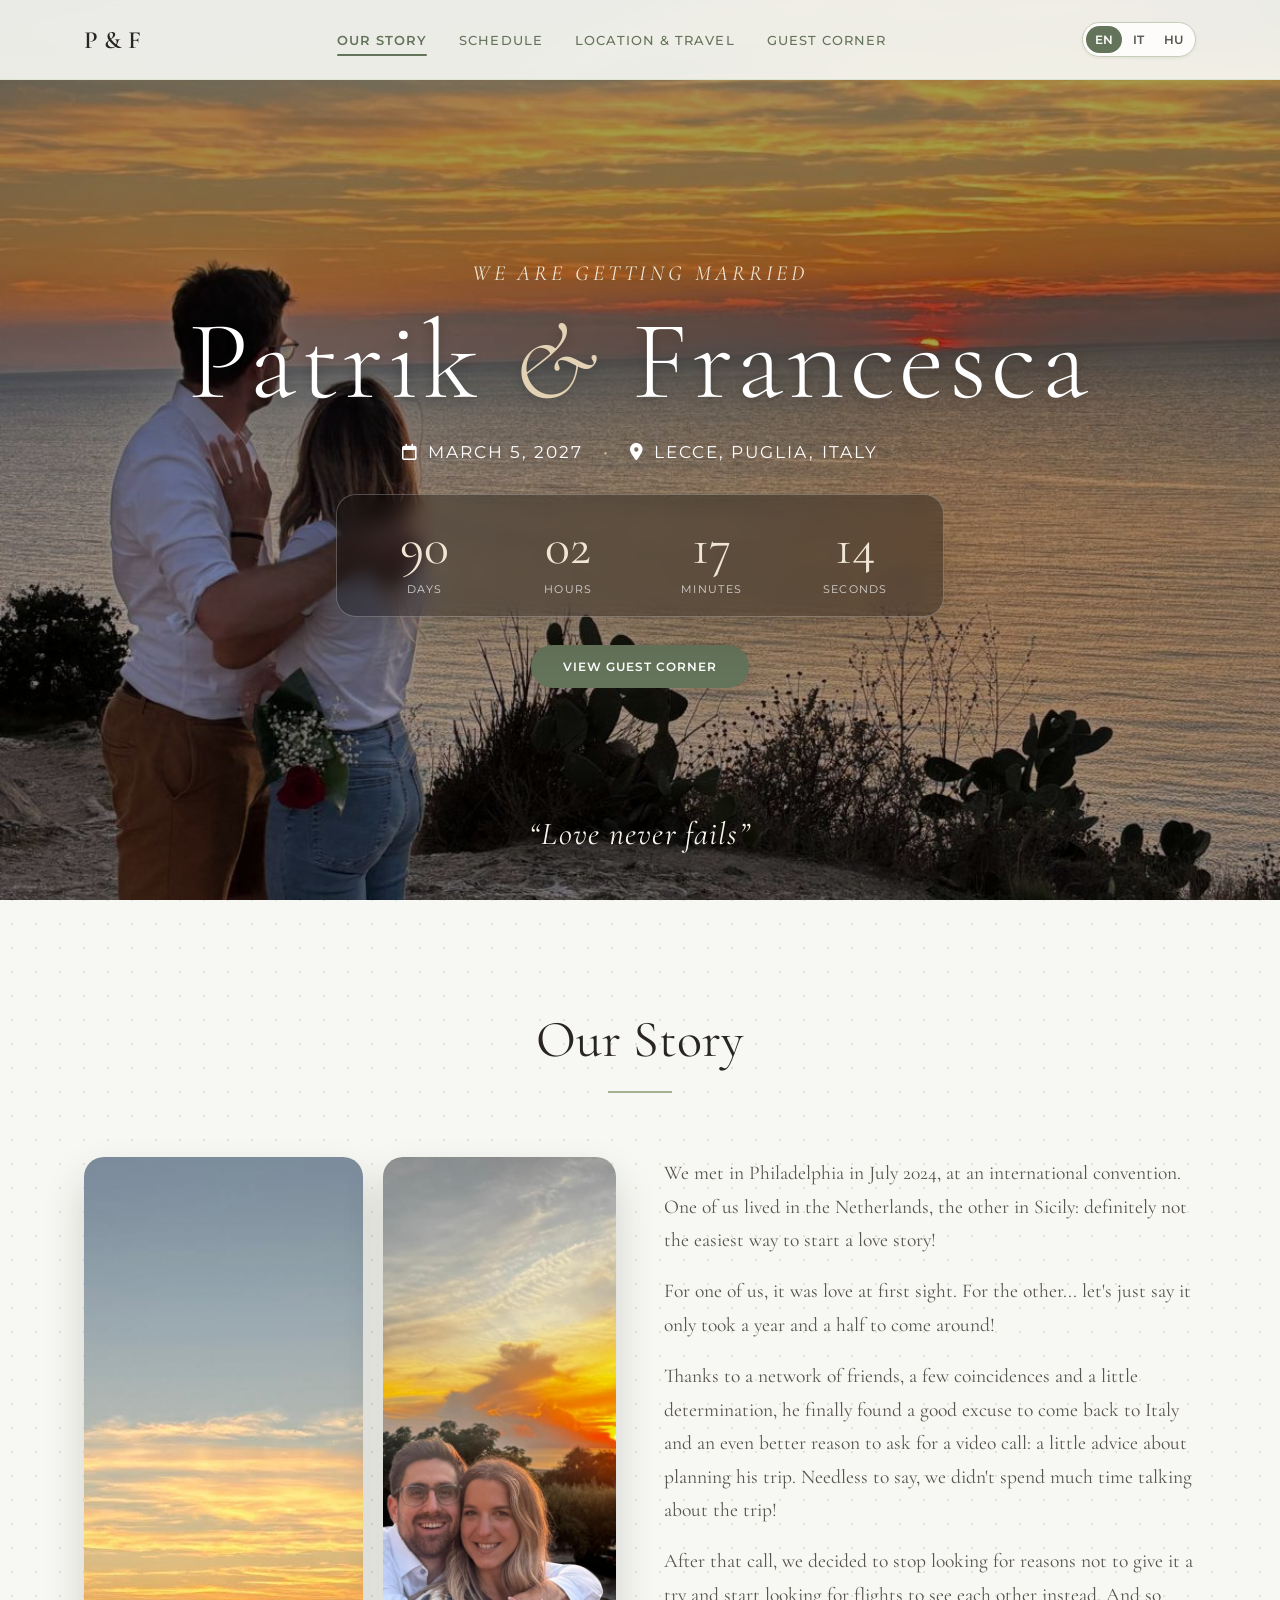
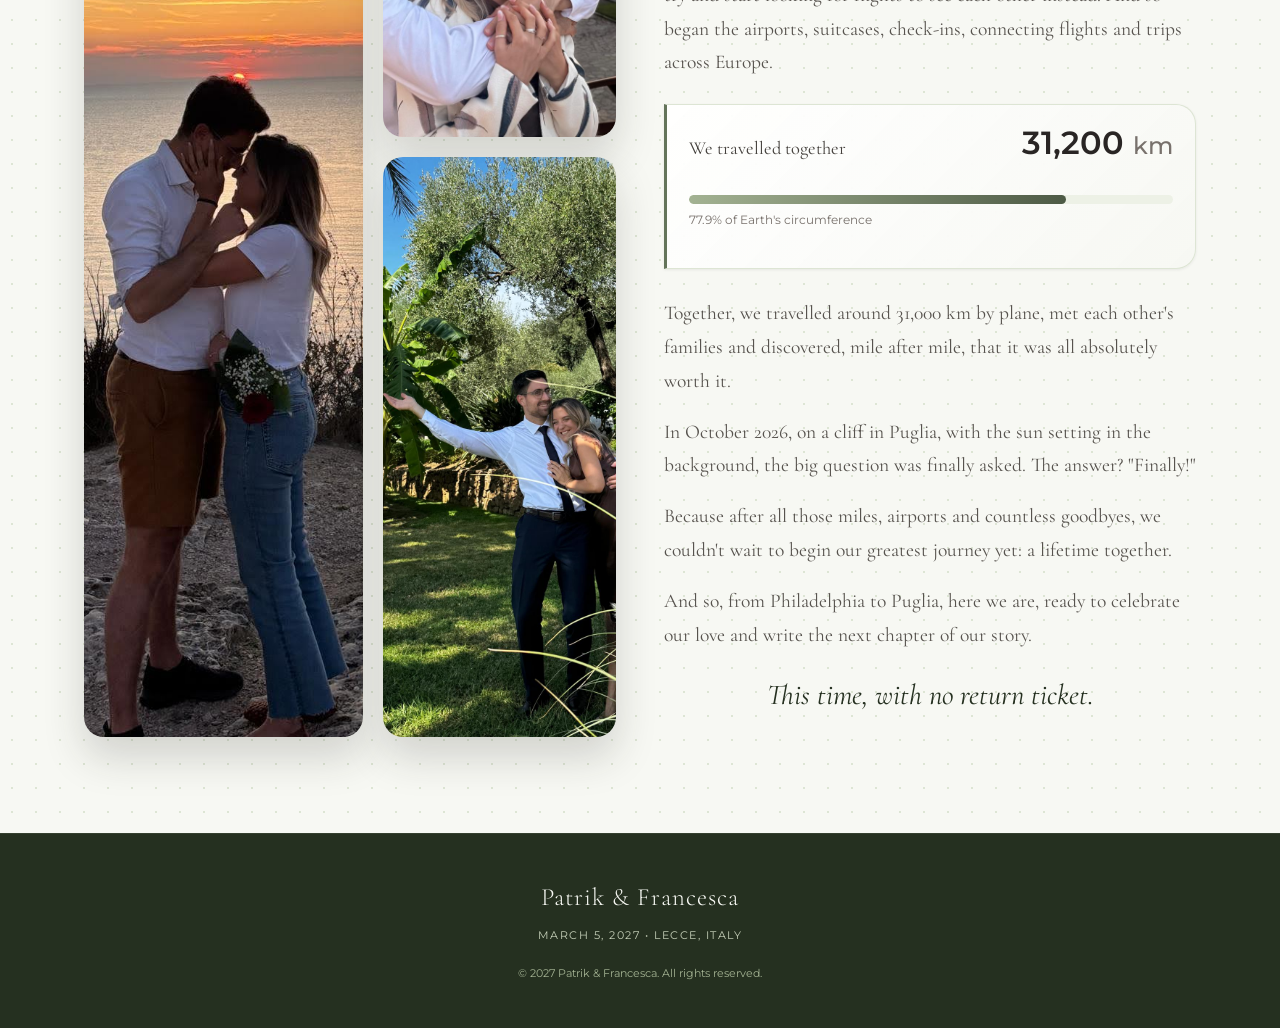
<file: index.html>
<!DOCTYPE html>
<html lang="en" class="scroll-smooth">
<head>
  <meta charset="UTF-8">
  <meta name="viewport" content="width=device-width, initial-scale=1.0">
  <title>Patrik &amp; Francesca | March 5, 2027 - Lecce, Italy</title>
  <link rel="preconnect" href="https://fonts.googleapis.com">
  <link rel="preconnect" href="https://fonts.gstatic.com" crossorigin>
  <link href="https://fonts.googleapis.com/css2?family=Cormorant+Garamond:ital,wght@0,300;0,400;0,600;1,400&family=Montserrat:wght@300;400;500;600&display=swap" rel="stylesheet">
  <link rel="stylesheet" href="https://cdnjs.cloudflare.com/ajax/libs/font-awesome/6.4.0/css/all.min.css">
  <link rel="stylesheet" href="css/main.css">
</head>
<body>
  <nav class="navbar" aria-label="Primary navigation">
    <div class="navbar__inner">
      <a class="navbar__brand" href="index.html" aria-label="Patrik and Francesca home">P &amp; F</a>
      <div class="navbar__desktop">
        <a class="nav__link" data-page="index.html" href="index.html#story" data-i18n="nav.story">Our Story</a>
        <a class="nav__link" data-page="program.html" href="program.html" data-i18n="nav.program">Schedule</a>
        <a class="nav__link" data-page="travel.html" href="travel.html" data-i18n="nav.travel">Location &amp; Travel</a>
        <a class="nav__link" data-page="guests.html" href="guests.html" data-i18n="nav.guests">Guest Corner</a>
      </div>
      <div class="navbar__actions">
        <div class="language-switcher" role="group" aria-label="Choose language">
          <button class="language-switcher__button" type="button" data-language="en" aria-label="English">EN</button>
          <button class="language-switcher__button" type="button" data-language="it" aria-label="Italian">IT</button>
          <button class="language-switcher__button" type="button" data-language="hu" aria-label="Hungarian">HU</button>
        </div>
        <button class="mobile-menu__button" type="button" aria-expanded="false" aria-label="Toggle menu"><i id="menu-icon" class="fa-solid fa-bars"></i></button>
      </div>
    </div>
    <div class="mobile-menu">
      <a class="mobile-menu__link" data-page="index.html" href="index.html#story" data-i18n="nav.story">Our Story</a>
      <a class="mobile-menu__link" data-page="program.html" href="program.html" data-i18n="nav.program">Schedule</a>
      <a class="mobile-menu__link" data-page="travel.html" href="travel.html" data-i18n="nav.travel">Location &amp; Travel</a>
      <a class="mobile-menu__link" data-page="guests.html" href="guests.html" data-i18n="nav.guests">Guest Corner</a>
    </div>
  </nav>

  <main>
    <section id="hero" class="hero">
      <div class="hero__content">
        <p class="hero__subtitle" data-i18n="hero.subtitle">We are getting married</p>
        <h1 class="hero__title">Patrik <span class="hero__ampersand">&amp;</span> Francesca</h1>
        <div class="hero__meta">
          <span class="hero__meta-item"><i class="fa-regular fa-calendar"></i><span data-i18n="hero.date">March 5, 2027</span></span>
          <span class="hero__meta-dot">•</span>
          <span class="hero__meta-item"><i class="fa-solid fa-location-dot"></i>Lecce, Puglia, Italy</span>
        </div>
        <div class="hero__countdown" aria-label="Countdown to the wedding">
          <div class="hero__time"><span class="hero__time-value" id="cd-days">00</span><span class="hero__time-label" data-i18n="timer.days">Days</span></div>
          <div class="hero__time"><span class="hero__time-value" id="cd-hours">00</span><span class="hero__time-label" data-i18n="timer.hours">Hours</span></div>
          <div class="hero__time"><span class="hero__time-value" id="cd-minutes">00</span><span class="hero__time-label" data-i18n="timer.minutes">Minutes</span></div>
          <div class="hero__time"><span class="hero__time-value" id="cd-seconds">00</span><span class="hero__time-label" data-i18n="timer.seconds">Seconds</span></div>
        </div>
        <div class="hero__cta-wrap"><a class="button" href="guests.html" data-i18n="hero.cta">View Guest Corner</a></div>
      </div>
      <p class="hero__motto">&ldquo;Love never fails&rdquo;</p>
    </section>

    <section id="story" class="section">
      <header class="section__header"><h2 class="section__title" data-i18n="story.title">Our Story</h2><div class="section__rule"></div></header>
      <div class="story">
        <div class="story__gallery">
          <div class="story__image-wrap story__image-wrap--featured"><img class="story__image" src="images/engament.jpg" alt="Patrik and Francesca sharing a sunset on the Puglia coast" loading="lazy"></div>
          <div class="story__image-wrap"><img class="story__image" src="images/atAssembly.jpeg" alt="Patrik and Francesca together at sunset" loading="lazy"></div>
          <div class="story__image-wrap"><img class="story__image" src="images/atAssemblyGreen.jpeg" alt="Patrik and Francesca embracing in a garden" loading="lazy"></div>
        </div>
        <div class="story__copy">
          <p data-i18n="story.p1">We met in Philadelphia in July 2024, at an international convention. One of us lived in the Netherlands, the other in Sicily: definitely not the easiest way to start a love story!</p>
          <p data-i18n="story.p2">For one of us, it was love at first sight. For the other... let's just say it only took a year and a half to come around!</p>
          <p data-i18n="story.p3">Thanks to a network of friends, a few coincidences and a little determination, he finally found a good excuse to come back to Italy and an even better reason to ask for a video call: a little advice about planning his trip. Needless to say, we didn't spend much time talking about the trip!</p>
          <p data-i18n="story.p4">After that call, we decided to stop looking for reasons not to give it a try and start looking for flights to see each other instead. And so began the airports, suitcases, check-ins, connecting flights and trips across Europe.</p>
          <article class="story__journey" aria-label="Our combined travel distance" aria-live="polite">
            <div class="story__journey-heading">
              <h3 data-i18n="journey.combined">We travelled together</h3>
              <p class="story__journey-value"><span data-stat="combined-km">31,200</span> <span>km</span></p>
            </div>
            <div class="journey-progress" role="progressbar" aria-label="Combined distance compared with Earth's circumference" aria-valuemin="0" aria-valuemax="100" aria-valuenow="77.9" aria-valuetext="77.9%">
              <span class="journey-progress__fill" data-progress="combined" style="width: 77.9%"></span>
            </div>
            <p class="story__journey-detail"><span data-stat="combined-percent">77.9</span>% <span data-i18n="journey.globe">of Earth's circumference</span></p>
          </article>
          <p data-i18n="story.p5">Together, we travelled around 31,000 km by plane, met each other's families and discovered, mile after mile, that it was all absolutely worth it.</p>
          <p data-i18n="story.p6">In October 2026, on a cliff in Puglia, with the sun setting in the background, the big question was finally asked. The answer? "Finally!"</p>
          <p data-i18n="story.p7">Because after all those miles, airports and countless goodbyes, we couldn't wait to begin our greatest journey yet: a lifetime together.</p>
          <p data-i18n="story.p8">And so, from Philadelphia to Puglia, here we are, ready to celebrate our love and write the next chapter of our story.</p>
          <p class="story__quote" data-i18n="story.quote">This time, with no return ticket.</p>
        </div>
      </div>
    </section>
  </main>

  <footer class="footer"><p class="footer__names">Patrik &amp; Francesca</p><p class="footer__date">March 5, 2027 • Lecce, Italy</p><p class="footer__copyright">&copy; 2027 Patrik &amp; Francesca. <span data-i18n="footer.rights">All rights reserved.</span></p></footer>
  <script type="module" src="js/countdown.js"></script>
  <script type="module" src="js/app.js"></script>
  <script type="module" src="js/journey.js"></script>
</body>
</html>
</file>
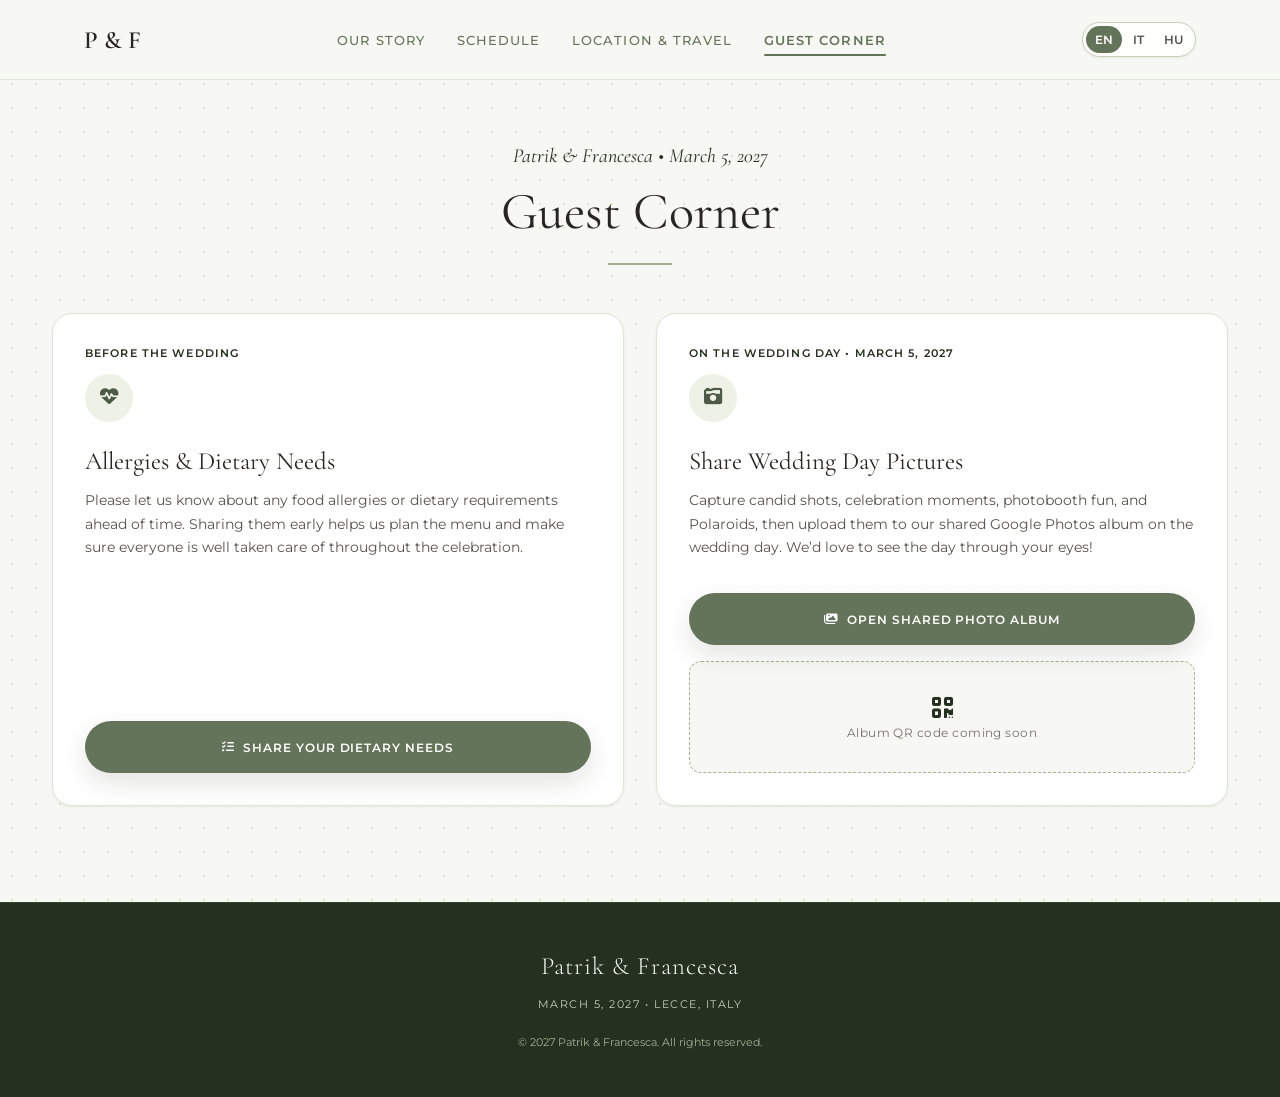
<file: guests.html>
<!DOCTYPE html>
<html lang="en">
<head>
  <meta charset="UTF-8">
  <meta name="viewport" content="width=device-width, initial-scale=1.0">
  <title>Guest Corner | Patrik &amp; Francesca</title>
  <link rel="preconnect" href="https://fonts.googleapis.com">
  <link rel="preconnect" href="https://fonts.gstatic.com" crossorigin>
  <link href="https://fonts.googleapis.com/css2?family=Cormorant+Garamond:ital,wght@0,300;0,400;0,600;1,400&family=Montserrat:wght@300;400;500;600&display=swap" rel="stylesheet">
  <link rel="stylesheet" href="https://cdnjs.cloudflare.com/ajax/libs/font-awesome/6.4.0/css/all.min.css">
  <link rel="stylesheet" href="css/main.css">
</head>
<body>
  <nav class="navbar" aria-label="Primary navigation">
    <div class="navbar__inner">
      <a class="navbar__brand" href="index.html" aria-label="Patrik and Francesca home">P &amp; F</a>
      <div class="navbar__desktop">
        <a class="nav__link" href="index.html#story" data-i18n="nav.story">Our Story</a>
        <a class="nav__link" href="program.html" data-i18n="nav.program">Schedule</a>
        <a class="nav__link" href="travel.html" data-i18n="nav.travel">Location &amp; Travel</a>
        <a class="nav__link nav__link--active" data-page="guests.html" href="guests.html" aria-current="page" data-i18n="nav.guests">Guest Corner</a>
      </div>
      <div class="navbar__actions">
        <div class="language-switcher" role="group" aria-label="Choose language">
          <button class="language-switcher__button" type="button" data-language="en" aria-label="English">EN</button>
          <button class="language-switcher__button" type="button" data-language="it" aria-label="Italian">IT</button>
          <button class="language-switcher__button" type="button" data-language="hu" aria-label="Hungarian">HU</button>
        </div>
        <button class="mobile-menu__button" type="button" aria-expanded="false" aria-label="Toggle menu"><i id="menu-icon" class="fa-solid fa-bars"></i></button>
      </div>
    </div>
    <div class="mobile-menu">
      <a class="mobile-menu__link" href="index.html#story" data-i18n="nav.story">Our Story</a>
      <a class="mobile-menu__link" href="program.html" data-i18n="nav.program">Schedule</a>
      <a class="mobile-menu__link" href="travel.html" data-i18n="nav.travel">Location &amp; Travel</a>
      <a class="mobile-menu__link mobile-menu__link--active" data-page="guests.html" href="guests.html" aria-current="page" data-i18n="nav.guests">Guest Corner</a>
    </div>
  </nav>

  <main>
    <section class="section section--page guest-corner">
      <header class="section__header">
        <span class="section__tag" data-i18n="guest.tag">Patrik &amp; Francesca • March 5, 2027</span>
        <h1 class="section__title" data-i18n="guest.title">Guest Corner</h1>
        <div class="section__rule"></div>
      </header>
      <div class="guest-grid">
        <article class="info-card guest-card">
          <div>
            <p class="guest-card__timing" data-i18n="guest.dietary.timing">Before the Wedding</p>
            <div class="info-card__icon"><i class="fa-solid fa-heart-pulse" aria-hidden="true"></i></div>
            <h2 class="info-card__title" data-i18n="guest.dietary.title">Allergies &amp; Dietary Needs</h2>
            <p class="info-card__text" data-i18n="guest.dietary.text">Please let us know about any food allergies or dietary requirements ahead of time. Sharing them early helps us plan the menu and make sure everyone is well taken care of throughout the celebration.</p>
          </div>
          <a class="button guest-card__action" href="https://forms.gle/V7TpHXp1kcBoMt3G9" target="_blank" rel="noopener noreferrer">
            <i class="fa-solid fa-list-check" aria-hidden="true"></i>
            <span data-i18n="guest.dietary.button">Share Your Dietary Needs</span>
          </a>
        </article>

        <article class="info-card guest-card">
          <div>
            <p class="guest-card__timing" data-i18n="guest.photos.timing">On the Wedding Day • March 5, 2027</p>
            <div class="info-card__icon"><i class="fa-solid fa-camera-retro" aria-hidden="true"></i></div>
            <h2 class="info-card__title" data-i18n="guest.photos.title">Share Wedding Day Pictures</h2>
            <p class="info-card__text" data-i18n="guest.photos.text">Capture candid shots, celebration moments, photobooth fun, and Polaroids, then upload them to our shared Google Photos album on the wedding day. We’d love to see the day through your eyes!</p>
          </div>
          <div class="guest-card__sharing">
            <a class="button guest-card__action" href="https://photos.app.goo.gl/uEW19UkAcS4enzAo9" target="_blank" rel="noopener noreferrer">
              <i class="fa-solid fa-images" aria-hidden="true"></i>
              <span data-i18n="guest.photos.button">Open Shared Photo Album</span>
            </a>
            <div class="guest-card__qr">
              <i class="fa-solid fa-qrcode" aria-hidden="true"></i>
              <span data-i18n="guest.photos.qr">Album QR code coming soon</span>
            </div>
          </div>
        </article>
      </div>
    </section>
  </main>

  <footer class="footer">
    <p class="footer__names">Patrik &amp; Francesca</p>
    <p class="footer__date">March 5, 2027 • Lecce, Italy</p>
    <p class="footer__copyright">&copy; 2027 Patrik &amp; Francesca. <span data-i18n="footer.rights">All rights reserved.</span></p>
  </footer>
  <script type="module" src="js/app.js"></script>
</body>
</html>
</file>
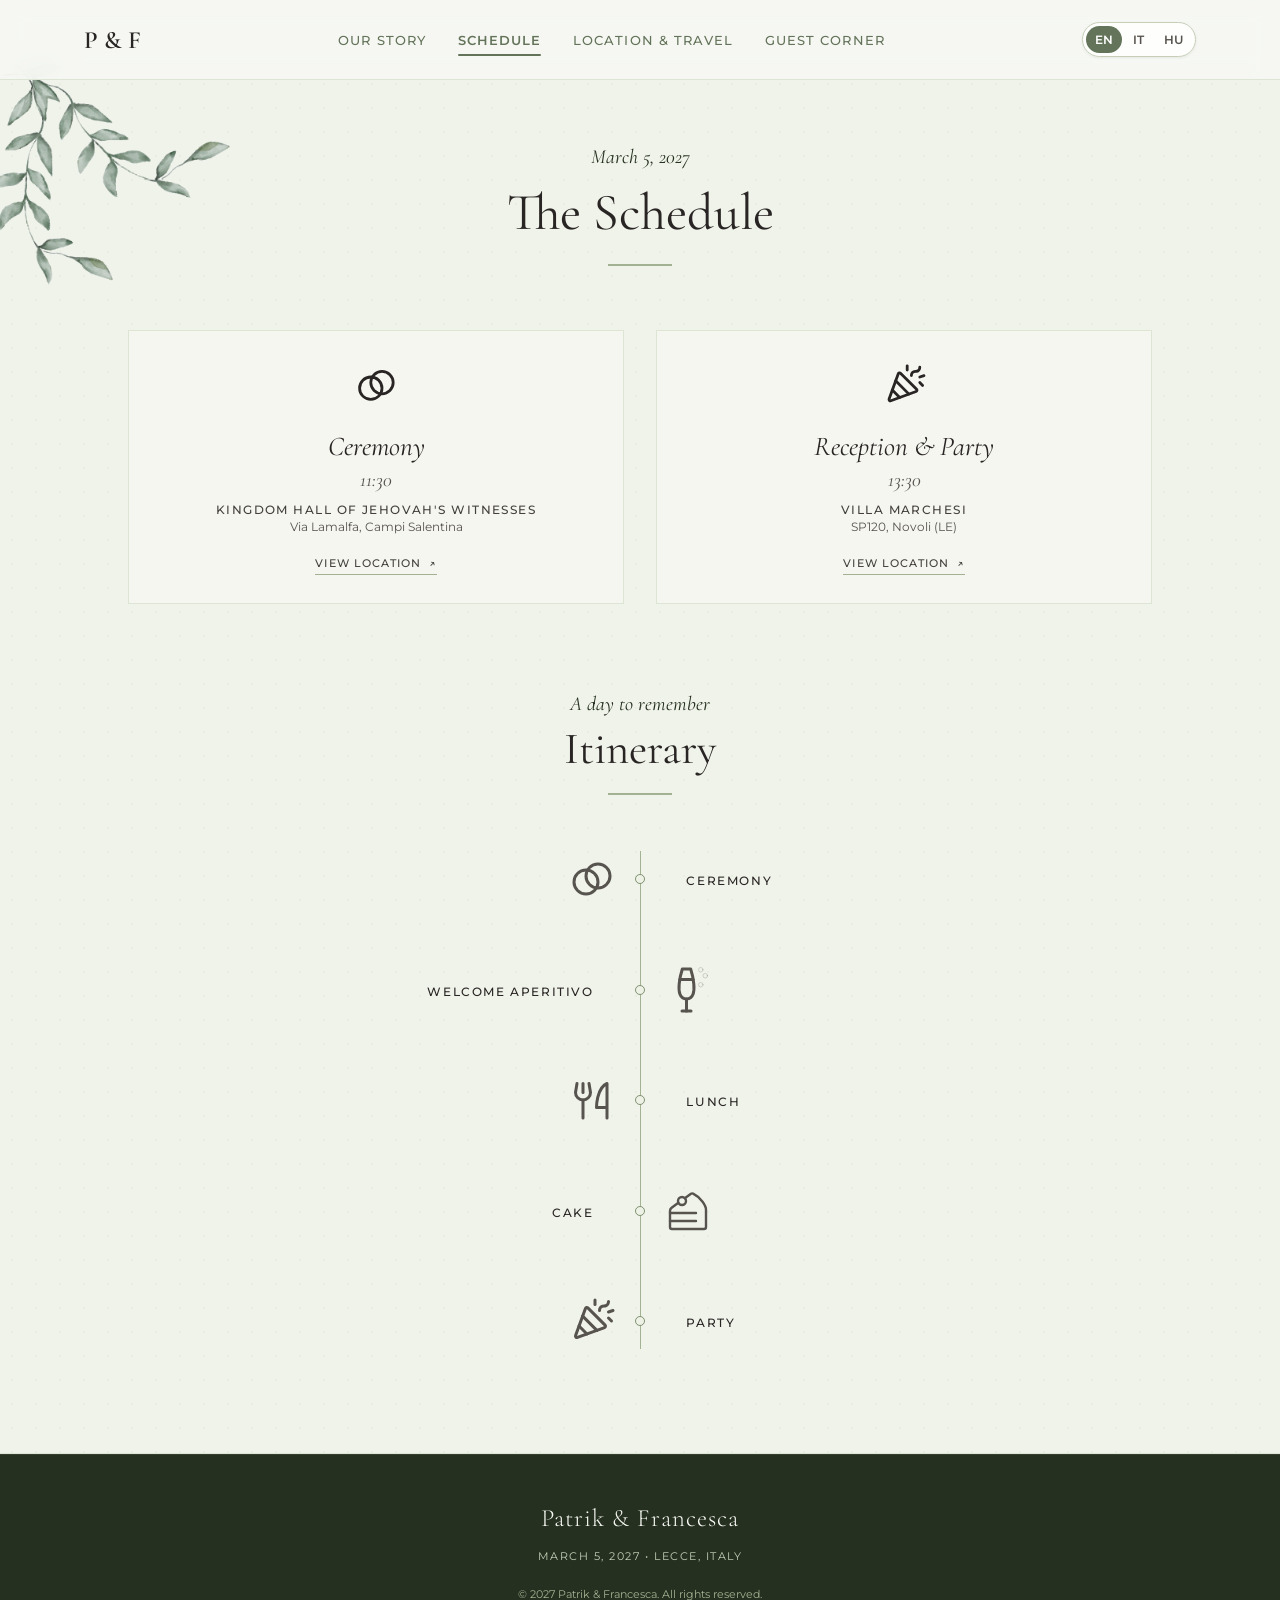
<file: program.html>
<!DOCTYPE html>
<html lang="en">
<head>
  <meta charset="UTF-8">
  <meta name="viewport" content="width=device-width, initial-scale=1.0">
  <title>Schedule | Patrik &amp; Francesca</title>
  <link rel="preconnect" href="https://fonts.googleapis.com">
  <link rel="preconnect" href="https://fonts.gstatic.com" crossorigin>
  <link href="https://fonts.googleapis.com/css2?family=Cormorant+Garamond:ital,wght@0,300;0,400;0,600;1,400&family=Montserrat:wght@300;400;500;600&display=swap" rel="stylesheet">
  <link rel="stylesheet" href="https://cdnjs.cloudflare.com/ajax/libs/font-awesome/6.4.0/css/all.min.css">
  <link rel="stylesheet" href="css/main.css">
</head>
<body>
  <nav class="navbar" aria-label="Primary navigation">
    <div class="navbar__inner">
      <a class="navbar__brand" href="index.html" aria-label="Patrik and Francesca home">P &amp; F</a>
      <div class="navbar__desktop">
        <a class="nav__link" data-page="index.html" href="index.html#story" data-i18n="nav.story">Our Story</a>
        <a class="nav__link" data-page="program.html" href="program.html" data-i18n="nav.program">Schedule</a>
        <a class="nav__link" data-page="travel.html" href="travel.html" data-i18n="nav.travel">Location &amp; Travel</a>
        <a class="nav__link" data-page="guests.html" href="guests.html" data-i18n="nav.guests">Guest Corner</a>
      </div>
      <div class="navbar__actions">
        <div class="language-switcher" role="group" aria-label="Choose language">
          <button class="language-switcher__button" type="button" data-language="en" aria-label="English">EN</button>
          <button class="language-switcher__button" type="button" data-language="it" aria-label="Italian">IT</button>
          <button class="language-switcher__button" type="button" data-language="hu" aria-label="Hungarian">HU</button>
        </div>
        <button class="mobile-menu__button" type="button" aria-expanded="false" aria-label="Toggle menu"><i id="menu-icon" class="fa-solid fa-bars"></i></button>
      </div>
    </div>
    <div class="mobile-menu">
      <a class="mobile-menu__link" data-page="index.html" href="index.html#story" data-i18n="nav.story">Our Story</a>
      <a class="mobile-menu__link" data-page="program.html" href="program.html" data-i18n="nav.program">Schedule</a>
      <a class="mobile-menu__link" data-page="travel.html" href="travel.html" data-i18n="nav.travel">Location &amp; Travel</a>
      <a class="mobile-menu__link" data-page="guests.html" href="guests.html" data-i18n="nav.guests">Guest Corner</a>
    </div>
  </nav>

  <main>
    <section class="section section--page section--tinted schedule-section">
      <img class="schedule-leaves" src="images/leaves.png" alt="" aria-hidden="true">
      <div class="section__inner">
        <header class="section__header">
          <span class="section__tag" data-i18n="program.tag">March 5, 2027</span>
          <h1 class="section__title" data-i18n="program.title">The Schedule</h1>
          <div class="section__rule"></div>
        </header>
        <section class="venue-grid" aria-label="Wedding venues">
          <article class="venue">
            <svg class="venue__icon" viewBox="0 0 48 48" fill="none" aria-hidden="true">
              <use href="images/icons.svg#icon-rings" />
            </svg>
            <p class="venue__eyebrow" data-i18n="program.venue1.label">The Ceremony</p>
            <p class="venue__time"><time>11:30</time></p>
            <h2 class="venue__name" data-i18n="program.venue1.name">Kingdom Hall of Jehovah's Witnesses</h2>
            <p class="venue__address">
              <a href="https://maps.app.goo.gl/B66URtXWqiZqGWYz6" target="_blank" rel="noopener noreferrer" data-i18n="program.venue1.address">Via Lamalfa, Campi Salentina</a>
            </p>
            <a class="venue__map-link" href="https://maps.app.goo.gl/B66URtXWqiZqGWYz6" target="_blank" rel="noopener noreferrer">
              <span data-i18n="program.viewLocation">View Location</span><span aria-hidden="true">↗</span>
            </a>
          </article>
          <article class="venue">
            <svg class="venue__icon" viewBox="0 0 48 48" fill="none" aria-hidden="true">
              <use href="images/icons.svg#icon-party" />
            </svg>
            <p class="venue__eyebrow" data-i18n="program.venue2.label">Reception &amp; Party</p>
            <p class="venue__time"><time>13:30</time></p>
            <h2 class="venue__name" data-i18n="program.venue2.name">Villa Marchesi</h2>
            <p class="venue__address">
              <a href="https://maps.app.goo.gl/7RoDPGw7fqfhB2jA7" target="_blank" rel="noopener noreferrer" data-i18n="program.venue2.address">SP120, Novoli (LE)</a>
            </p>
            <a class="venue__map-link" href="https://maps.app.goo.gl/7RoDPGw7fqfhB2jA7" target="_blank" rel="noopener noreferrer">
              <span data-i18n="program.viewLocation">View Location</span><span aria-hidden="true">↗</span>
            </a>
          </article>
        </section>
        <header class="itinerary__header">
          <span class="section__tag" data-i18n="program.itineraryTag">The day, together</span>
          <h2 class="itinerary__title" data-i18n="program.itineraryTitle">Itinerary</h2>
          <div class="section__rule"></div>
        </header>
        <div class="timeline">
          <article class="timeline__item timeline__item--icon-left">
            <div class="timeline__icon" aria-hidden="true">
              <svg viewBox="0 0 48 48" fill="none"><use href="images/icons.svg#icon-rings" /></svg>
            </div>
            <span class="timeline__node" aria-hidden="true"></span>
            <div class="timeline__content">
              <h2 class="timeline__title" data-i18n="program.item1.title">Ceremony</h2>
            </div>
          </article>
          <article class="timeline__item timeline__item--icon-right">
            <div class="timeline__content">
              <h2 class="timeline__title" data-i18n="program.item2.title">Drinks</h2>
            </div>
            <span class="timeline__node" aria-hidden="true"></span>
            <div class="timeline__icon" aria-hidden="true">
              <svg viewBox="0 0 48 48" fill="none"><use href="images/icons.svg#icon-drink" /></svg>
            </div>
          </article>
          <article class="timeline__item timeline__item--icon-left">
            <div class="timeline__icon" aria-hidden="true">
              <svg viewBox="0 0 48 48" fill="none"><use href="images/icons.svg#icon-food" /></svg>
            </div>
            <span class="timeline__node" aria-hidden="true"></span>
            <div class="timeline__content">
              <h2 class="timeline__title" data-i18n="program.item3.title">Lunch</h2>
            </div>
          </article>
          <article class="timeline__item timeline__item--icon-right">
            <div class="timeline__content">
              <h2 class="timeline__title" data-i18n="program.item4.title">Cake</h2>
            </div>
            <span class="timeline__node" aria-hidden="true"></span>
            <div class="timeline__icon" aria-hidden="true">
              <svg viewBox="0 0 24 24" fill="none"><use href="images/icons.svg#icon-cake-slice" /></svg>
            </div>
          </article>
          <article class="timeline__item timeline__item--icon-left">
            <div class="timeline__icon" aria-hidden="true">
              <svg viewBox="0 0 48 48" fill="none"><use href="images/icons.svg#icon-party" /></svg>
            </div>
            <span class="timeline__node" aria-hidden="true"></span>
            <div class="timeline__content">
              <h2 class="timeline__title" data-i18n="program.item5.title">Party</h2>
            </div>
          </article>
        </div>
      </div>
    </section>
  </main>

  <footer class="footer">
    <p class="footer__names">Patrik &amp; Francesca</p>
    <p class="footer__date">March 5, 2027 • Lecce, Italy</p>
    <p class="footer__copyright">&copy; 2027 Patrik &amp; Francesca. <span data-i18n="footer.rights">All rights reserved.</span></p>
  </footer>
  <script type="module" src="js/app.js"></script>
</body>
</html>
</file>
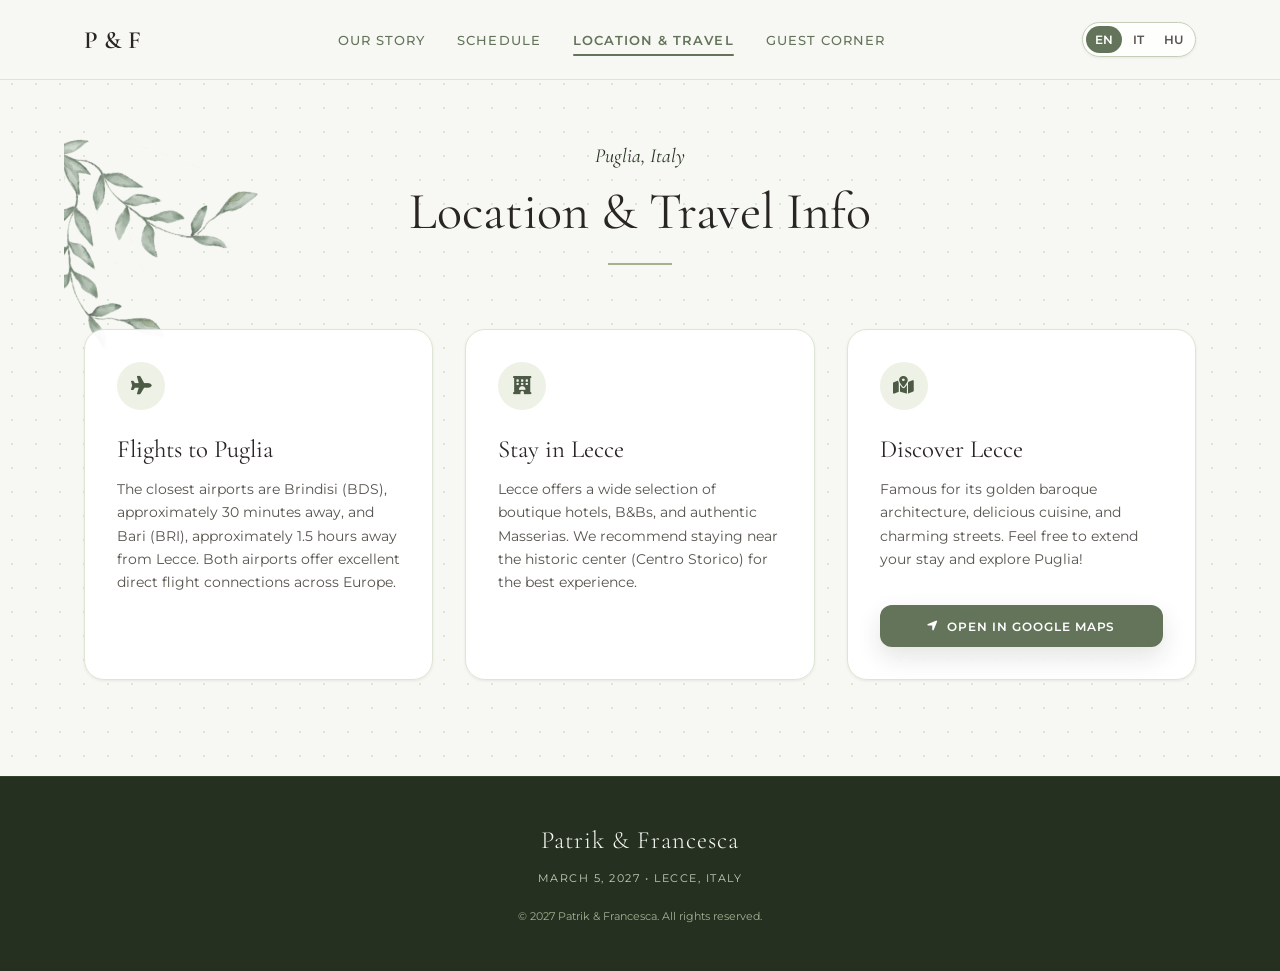
<file: travel.html>
<!DOCTYPE html>
<html lang="en">
<head>
  <meta charset="UTF-8">
  <meta name="viewport" content="width=device-width, initial-scale=1.0">
  <title>Location &amp; Travel | Patrik &amp; Francesca</title>
  <link rel="preconnect" href="https://fonts.googleapis.com">
  <link rel="preconnect" href="https://fonts.gstatic.com" crossorigin>
  <link href="https://fonts.googleapis.com/css2?family=Cormorant+Garamond:ital,wght@0,300;0,400;0,600;1,400&family=Montserrat:wght@300;400;500;600&display=swap" rel="stylesheet">
  <link rel="stylesheet" href="https://cdnjs.cloudflare.com/ajax/libs/font-awesome/6.4.0/css/all.min.css">
  <link rel="stylesheet" href="css/main.css">
</head>
<body class="travel-page">
  <nav class="navbar" aria-label="Primary navigation">
    <div class="navbar__inner">
      <a class="navbar__brand" href="index.html" aria-label="Patrik and Francesca home">P &amp; F</a>
      <div class="navbar__desktop">
        <a class="nav__link" data-page="index.html" href="index.html#story" data-i18n="nav.story">Our Story</a>
        <a class="nav__link" data-page="program.html" href="program.html" data-i18n="nav.program">Schedule</a>
        <a class="nav__link" data-page="travel.html" href="travel.html" data-i18n="nav.travel">Location &amp; Travel</a>
        <a class="nav__link" data-page="guests.html" href="guests.html" data-i18n="nav.guests">Guest Corner</a>
      </div>
      <div class="navbar__actions">
        <div class="language-switcher" role="group" aria-label="Choose language">
          <button class="language-switcher__button" type="button" data-language="en" aria-label="English">EN</button>
          <button class="language-switcher__button" type="button" data-language="it" aria-label="Italian">IT</button>
          <button class="language-switcher__button" type="button" data-language="hu" aria-label="Hungarian">HU</button>
        </div>
        <button class="mobile-menu__button" type="button" aria-expanded="false" aria-label="Toggle menu"><i id="menu-icon" class="fa-solid fa-bars"></i></button>
      </div>
    </div>
    <div class="mobile-menu">
      <a class="mobile-menu__link" data-page="index.html" href="index.html#story" data-i18n="nav.story">Our Story</a>
      <a class="mobile-menu__link" data-page="program.html" href="program.html" data-i18n="nav.program">Schedule</a>
      <a class="mobile-menu__link" data-page="travel.html" href="travel.html" data-i18n="nav.travel">Location &amp; Travel</a>
      <a class="mobile-menu__link" data-page="guests.html" href="guests.html" data-i18n="nav.guests">Guest Corner</a>
    </div>
  </nav>

  <main>
    <section class="section section--page travel-section" aria-label="Location and travel">
      <img class="travel-section__eucalyptus" src="images/eucalyptus-tak.png" alt="" aria-hidden="true" />
      <header class="section__header">
        <span class="section__tag" data-i18n="travel.tag">Puglia, Italy</span>
        <h1 class="section__title" data-i18n="travel.title">Location &amp; Travel Info</h1>
        <div class="section__rule"></div>
      </header>
      <div class="card-grid section__inner--wide">
        <article class="info-card">
          <div>
            <div class="info-card__icon"><i class="fa-solid fa-plane" aria-hidden="true"></i></div>
            <h2 class="info-card__title" data-i18n="travel.flights.title">Flights to Puglia</h2>
            <p class="info-card__text" data-i18n="travel.flights.desc">The closest airports are Brindisi (BDS), approx. 30 minutes away, and Bari (BRI), approx. 1.5 hours away from Lecce. Both airports offer excellent direct flight connections across Europe.</p>
          </div>
        </article>
        <article class="info-card">
          <div>
            <div class="info-card__icon"><i class="fa-solid fa-hotel" aria-hidden="true"></i></div>
            <h2 class="info-card__title" data-i18n="travel.hotels.title">Stay in Lecce</h2>
            <p class="info-card__text" data-i18n="travel.hotels.desc">Lecce offers a wide selection of boutique hotels, B&amp;Bs, and authentic Masserias. We recommend staying near the historic center (Centro Storico) for the best experience.</p>
          </div>
        </article>
        <article class="info-card">
          <div>
            <div class="info-card__icon"><i class="fa-solid fa-map-location-dot" aria-hidden="true"></i></div>
            <h2 class="info-card__title" data-i18n="travel.lecce.title">Discover Lecce</h2>
            <p class="info-card__text" data-i18n="travel.lecce.desc">Famous for its golden baroque architecture, delicious cuisine, and charming streets. Feel free to extend your stay and explore Puglia!</p>
          </div>
          <a class="button button--dark info-card__action" href="https://maps.google.com/?q=Lecce,Italy" target="_blank" rel="noopener">
            <i class="fa-solid fa-location-arrow" aria-hidden="true"></i>
            <span data-i18n="travel.mapbtn">Open in Google Maps</span>
          </a>
        </article>
      </div>
    </section>
  </main>

  <footer class="footer">
    <p class="footer__names">Patrik &amp; Francesca</p>
    <p class="footer__date">March 5, 2027 • Lecce, Italy</p>
    <p class="footer__copyright">&copy; 2027 Patrik &amp; Francesca. <span data-i18n="footer.rights">All rights reserved.</span></p>
  </footer>
  <script type="module" src="js/app.js"></script>
</body>
</html>
</file>
<file: css/main.css>
@import url('./variables.css');

* { box-sizing: border-box; }
html { scroll-behavior: smooth; }
body { margin: 0; font-family: var(--font-sans); color: var(--color-stone-800); background-color: var(--color-sage-50); background-image: radial-gradient(var(--color-sage-200) 0.75px, transparent 0.75px); background-size: 24px 24px; -webkit-font-smoothing: antialiased; }
img { max-width: 100%; display: block; }
a { color: inherit; text-decoration: none; }
button { font: inherit; }

.navbar { position: fixed; inset: 0 0 auto; z-index: 50; height: 5rem; border-bottom: 1px solid var(--color-sage-200); background: rgba(247,248,243,.92); backdrop-filter: blur(12px); }
.navbar__inner { max-width: var(--content-width); height: 100%; margin: auto; padding: 0 1.25rem; display: flex; align-items: center; justify-content: space-between; }
.navbar__brand { font-family: var(--font-serif); font-size: 1.55rem; font-weight: 600; }
.navbar__desktop { display: flex; align-items: center; gap: 2rem; }
.nav__link { position: relative; font-size: .82rem; font-weight: 500; letter-spacing: .08em; text-transform: uppercase; color: var(--color-sage-600); transition: color var(--transition); }
.nav__link:hover { color: var(--color-sage-700); }
.nav__link--active { color: var(--color-sage-600); font-weight: 600; }
.nav__link--active::after { content: ''; position: absolute; right: 0; bottom: -.55rem; left: 0; height: 2px; border-radius: var(--radius-full); background: var(--color-sage-600); }
.navbar__actions { display: flex; align-items: center; gap: .5rem; }
.language-switcher { display: flex; gap: .15rem; border: 1px solid var(--color-sage-300); border-radius: var(--radius-full); padding: .2rem; background: rgba(255,255,255,.85); box-shadow: var(--shadow-sm); }
.language-switcher__button { border: 0; border-radius: var(--radius-full); padding: .38rem .55rem; background: transparent; color: var(--color-stone-600); font-size: .72rem; font-weight: 600; cursor: pointer; transition: var(--transition); }
.language-switcher__button:hover, .language-switcher__button--active { background: var(--color-sage-600); color: white; }
.mobile-menu__button { display: none; border: 0; background: transparent; color: var(--color-stone-700); padding: .5rem; cursor: pointer; }
.mobile-menu { display: none; }

.hero { position: relative; min-height: 100vh; padding: 7rem 1rem 4rem; display: flex; align-items: center; justify-content: center; text-align: center; color: white; background: linear-gradient(rgba(0,0,0,.35),rgba(0,0,0,.35)), url('../images/sunset.jpeg') 35% 28%/cover no-repeat; }
.hero__content { max-width: 64rem; }
.hero__subtitle { margin: 0 0 1.25rem; font-family: var(--font-serif); font-size: 1.35rem; font-style: italic; letter-spacing: .18em; text-transform: uppercase; color: var(--color-sand-200); }
.hero__title { margin: 0; font-family: var(--font-serif); font-size: clamp(3.25rem, 9vw, 7rem); font-weight: 300; line-height: 1; letter-spacing: .04em; text-shadow: 0 4px 12px rgba(0,0,0,.2); }
.hero__ampersand { color: var(--color-sand-300); font-style: italic; }
.hero__meta { margin-top: 1.5rem; display: flex; justify-content: center; gap: 1.25rem; font-size: 1.05rem; letter-spacing: .12em; text-transform: uppercase; }
.hero__meta-item { display: flex; align-items: center; gap: .55rem; }
.hero__meta-dot { color: var(--color-sand-400); }
.hero__countdown { max-width: 38rem; margin: 2rem auto 0; display: grid; grid-template-columns: repeat(4, 1fr); gap: .5rem; padding: 1.25rem; border: 1px solid rgba(255,255,255,.25); border-radius: var(--radius-lg); background: rgba(0,0,0,.32); backdrop-filter: blur(10px); box-shadow: var(--shadow-xl); }
.hero__time { display: flex; flex-direction: column; }
.hero__time-value { font-family: var(--font-serif); font-size: clamp(2rem, 5vw, 3.25rem); color: var(--color-sand-200); }
.hero__time-label { margin-top: .25rem; font-size: .68rem; letter-spacing: .12em; text-transform: uppercase; color: #d6d3d1; }
.hero__cta-wrap { margin-top: 1.75rem; }
.hero__motto { position: absolute; inset-inline: 1rem; bottom: clamp(2rem, 5vh, 3.5rem); margin: 0; color: var(--color-sand-100); font-family: var(--font-serif); font-size: clamp(1.35rem, 3vw, 2rem); font-style: italic; letter-spacing: .04em; line-height: 1.3; text-align: center; text-shadow: 0 2px 8px rgba(0,0,0,.5); }

.button { display: inline-flex; align-items: center; justify-content: center; gap: .5rem; border: 0; border-radius: var(--radius-full); padding: .85rem 2rem; background: var(--color-sage-600); color: white; font-size: .75rem; font-weight: 600; letter-spacing: .08em; text-transform: uppercase; box-shadow: var(--shadow-md); transition: var(--transition); }
.button:hover { background: var(--color-sage-700); transform: translateY(-2px); }
.button--dark { border-radius: .75rem; background: var(--color-sage-600); color: white; }
.button--dark:hover { background: var(--color-sage-700); }

.section { max-width: 72rem; margin: auto; padding: 6rem 1.25rem; }
.section--page { padding-top: 9rem; }
.section--tinted { max-width: none; border-block: 1px solid var(--color-sage-200); background: rgba(237,241,230,.72); }
.schedule-section { position: relative; overflow: hidden; }
.schedule-leaves { position: absolute; z-index: 1; top: 1.5rem; left: -2rem; width: clamp(14rem, 24vw, 20rem); pointer-events: none; }
.section__inner { max-width: 64rem; margin: auto; }
.section__inner--wide { max-width: 72rem; }
.section__header { margin-bottom: 4rem; text-align: center; }
.section__tag { color: var(--color-sage-900); font-family: var(--font-serif); font-size: 1.25rem; font-style: italic; }
.section__title { margin: .75rem 0 1.25rem; font-family: var(--font-serif); font-size: clamp(2.5rem, 6vw, 3.25rem); font-weight: 400; }
.section__rule { width: 4rem; height: 2px; margin: auto; background: var(--color-sage-400); }

.story { display: grid; grid-template-columns: minmax(0, 1fr) minmax(0, 1fr); align-items: stretch; gap: 3rem; }
.story__gallery { display: grid; min-height: 0; grid-template-columns: 1.2fr 1fr; grid-template-rows: repeat(2, minmax(0, 1fr)); gap: 1.25rem; }
.story__image-wrap { min-width: 0; overflow: hidden; border-radius: 1.25rem; box-shadow: var(--shadow-xl); }
.story__image-wrap--featured { grid-row: 1 / 3; }
.story__image { width: 100%; height: 100%; object-fit: cover; object-position: center 60%; }
.story__image-wrap--featured .story__image { object-position: 40% 62%; }
.story__copy { max-width: 62rem; margin: auto; color: var(--color-stone-600); font-family: var(--font-serif); font-size: 1.22rem; line-height: 1.72; font-weight: 400; }
.story__copy p { margin: 0 0 1.1rem; }
.story__quote { color: var(--color-sage-900); font-family: var(--font-serif); font-size: 1.8rem !important; font-style: italic; text-align: center; }
.story__journey { margin: 1.5rem 0 1.75rem; border: 1px solid var(--color-sage-200); border-left: 3px solid var(--color-sage-600); border-radius: 0 var(--radius-lg) var(--radius-lg) 0; padding: 1.25rem 1.35rem; background: linear-gradient(135deg, rgba(255,255,255,.95), var(--color-sage-50)); box-shadow: var(--shadow-sm); }
.story__journey-heading { display: flex; align-items: baseline; justify-content: space-between; gap: 1rem; }
.story__journey-heading h3 { margin: 0; color: var(--color-stone-700); font-family: var(--font-serif); font-size: 1.15rem; font-weight: 400; }
.story__journey-value { margin: 0; color: var(--color-stone-800); font-family: var(--font-sans); font-size: clamp(1.55rem, 3vw, 2rem); font-weight: 600; line-height: 1.15; }
.story__journey-value span:last-child { color: var(--color-stone-500); font-size: .75em; font-weight: 500; }
.story__journey-detail { margin: 0; color: var(--color-stone-500); font-family: var(--font-sans); font-size: .72rem; }

.journey__stats { display: grid; grid-template-columns: minmax(0, 42rem); justify-content: center; }
.journey-card { border: 1px solid var(--color-sage-200); border-radius: var(--radius-lg); padding: 1.5rem 1.75rem; background: rgba(255,255,255,.92); box-shadow: var(--shadow-sm); }
.journey-card__heading { display: flex; align-items: baseline; justify-content: space-between; gap: 1rem; }
.journey-card__title { margin: 0 0 .4rem; font-family: var(--font-serif); font-size: 1.45rem; font-weight: 400; }
.journey-card__detail { margin: 0; color: var(--color-stone-500); font-size: .73rem; }
.journey-card__value { flex: 0 0 auto; margin: 0; color: var(--color-stone-800); font-family: var(--font-sans); font-size: clamp(1.35rem, 3vw, 1.8rem); font-weight: 600; line-height: 1.2; }
.journey-progress { height: .55rem; margin: 1rem 0 .45rem; overflow: hidden; border-radius: var(--radius-full); background: var(--color-sage-100); }
.journey-progress__fill { display: block; width: 0; height: 100%; border-radius: inherit; background: linear-gradient(90deg, var(--color-sage-400), var(--color-sage-700)); transition: width 1.2s ease; }

.venue-grid { display: grid; grid-template-columns: repeat(2, minmax(0, 1fr)); gap: 2rem; margin: 0 auto 5.5rem; }
.venue { min-width: 0; padding: 2rem 1.5rem 1.75rem; border: 1px solid var(--color-sage-200); background: rgba(247,248,243,.78); text-align: center; }
.venue__icon { width: 2.8rem; height: 2.8rem; margin: 0 auto 1.15rem; stroke: var(--color-stone-600); stroke-width: 1.2; stroke-linecap: round; stroke-linejoin: round; }
.venue__eyebrow { margin: 0 0 .3rem; color: var(--color-stone-800); font-family: var(--font-serif); font-size: 1.7rem; font-style: italic; font-weight: 400; }
.venue__name { margin: 0; color: var(--color-stone-700); font-family: var(--font-sans); font-size: .75rem; font-weight: 500; letter-spacing: .12em; text-transform: uppercase; }
.venue__time { margin: .25rem 0 .65rem; color: var(--color-stone-600); font-family: var(--font-serif); font-size: 1.25rem; font-style: italic; }
.venue__address { max-width: 23rem; margin: 0 auto; color: var(--color-stone-600); font-size: .76rem; line-height: 1.7; }
.venue__address a:hover { color: var(--color-sage-900); text-decoration: underline; text-underline-offset: .2em; }
.venue__map-link { display: inline-flex; align-items: center; gap: .45rem; margin-top: 1.2rem; padding-bottom: .25rem; border-bottom: 1px solid var(--color-sage-400); color: var(--color-stone-700); font-size: .67rem; font-weight: 500; letter-spacing: .1em; text-transform: uppercase; transition: color var(--transition), border-color var(--transition); }
.venue__map-link:hover { border-color: var(--color-sage-900); color: var(--color-sage-900); }
.itinerary__header { margin: 0 0 3rem; text-align: center; }
.itinerary__title { margin: .35rem 0 1.1rem; color: var(--color-stone-800); font-family: var(--font-serif); font-size: clamp(2.2rem, 5vw, 2.8rem); font-weight: 400; }
.timeline { position: relative; display: grid; gap: 2.4rem; max-width: 56rem; margin: auto; }
.timeline::before { content: ''; position: absolute; top: .5rem; bottom: .5rem; left: 50%; width: 1px; background: var(--color-sage-400); }
.timeline__item { position: relative; display: grid; grid-template-columns: minmax(0, 1fr) 3rem minmax(0, 1fr); align-items: center; min-height: 4.5rem; }
.timeline__item--icon-left .timeline__icon { grid-column: 1; justify-self: end; }
.timeline__item--icon-left .timeline__content { grid-column: 3; text-align: left; }
.timeline__item--icon-right .timeline__content { grid-column: 1; text-align: right; }
.timeline__item--icon-right .timeline__icon { grid-column: 3; justify-self: start; }
.timeline__node { z-index: 1; grid-column: 2; grid-row: 1; width: .62rem; height: .62rem; justify-self: center; border: 1px solid var(--color-sage-500); border-radius: 50%; background: var(--color-sage-100); }
.timeline__icon { grid-row: 1; width: 3rem; height: 3rem; color: var(--color-stone-600); }
.timeline__icon svg { width: 100%; height: 100%; stroke: currentColor; stroke-width: 1.2; stroke-linecap: round; stroke-linejoin: round; }
.timeline__content { grid-row: 1; min-width: 0; padding: .25rem 1.4rem; }
.timeline__title { margin: .2rem 0 0; color: var(--color-stone-800); font-family: var(--font-sans); font-size: .77rem; font-weight: 500; letter-spacing: .13em; line-height: 1.55; text-transform: uppercase; }

.card-grid { display: grid; grid-template-columns: repeat(3, 1fr); gap: 2rem; }
.info-card { display: flex; flex-direction: column; justify-content: space-between; min-height: 19rem; border: 1px solid var(--color-sage-200); border-radius: var(--radius-lg); padding: 2rem; background: rgba(255,255,255,.94); box-shadow: var(--shadow-sm); }
.info-card__icon { width: 3rem; height: 3rem; margin-bottom: 1.5rem; display: grid; place-items: center; border-radius: 50%; background: var(--color-sage-100); color: var(--color-sage-700); font-size: 1.15rem; }
.info-card__title { margin: 0 0 .75rem; font-family: var(--font-serif); font-size: 1.55rem; font-weight: 400; }
.info-card__text { color: var(--color-stone-600); font-size: .86rem; line-height: 1.7; }
.info-card__action { margin-top: 1.25rem; }

.travel-page .travel-section { position: relative; overflow: hidden; }
.travel-page .travel-section__eucalyptus {
  position: absolute;
  z-index: 0;
  top: 5.75rem;
  left: -3.25rem;
  width: clamp(15rem, 23vw, 20rem);
  opacity: .82;
  transform: rotate(-8deg);
  mix-blend-mode: multiply;
  pointer-events: none;
  user-select: none;
  -webkit-mask-image: radial-gradient(ellipse 72% 68% at 52% 52%, #000 58%, transparent 100%);
  mask-image: radial-gradient(ellipse 72% 68% at 52% 52%, #000 58%, transparent 100%);
}
.travel-page .travel-section .section__header,
.travel-page .travel-section .card-grid,
.travel-page .travel-section .info-card,
.travel-page .travel-section .info-card__action { position: relative; z-index: 1; }

.guest-corner { max-width: 76rem; }
.guest-corner .section__header { margin-bottom: 3rem; }
.guest-grid { display: grid; grid-template-columns: repeat(2, minmax(0, 1fr)); gap: 2rem; }
.guest-card { min-height: 24rem; }
.guest-card__timing { margin: 0 0 .85rem; color: var(--color-sage-900); font-size: .7rem; font-weight: 600; letter-spacing: .1em; text-transform: uppercase; }
.guest-card__action { width: 100%; min-height: 3.25rem; margin-top: 1.5rem; }
.guest-card__sharing { margin-top: 1.25rem; }
.guest-card__sharing .guest-card__action { margin-top: 0; }
.guest-card__qr { min-height: 7rem; margin-top: 1rem; display: flex; flex-direction: column; align-items: center; justify-content: center; gap: .45rem; border: 1px dashed var(--color-sage-400); border-radius: var(--radius-md); background: var(--color-sage-50); color: var(--color-stone-500); text-align: center; }
.guest-card__qr i { color: var(--color-sage-900); font-size: 1.5rem; }
.guest-card__qr span { font-size: .72rem; letter-spacing: .04em; }

.gallery { display: grid; grid-template-columns: repeat(3, 1fr); gap: 1.5rem; }
.gallery__item { overflow: hidden; border-radius: var(--radius-lg); box-shadow: var(--shadow-md); }
.gallery__image { width: 100%; height: 18rem; object-fit: cover; transition: transform 500ms ease; }
.gallery__item:hover .gallery__image { transform: scale(1.05); }

.footer { padding: 3rem 1.25rem; border-top: 1px solid var(--color-sage-800); background: var(--color-sage-900); color: var(--color-sage-300); text-align: center; }
.footer__names { margin: 0; font-family: var(--font-serif); font-size: 1.55rem; font-weight: 300; letter-spacing: .04em; color: var(--color-sage-50); }
.footer__date { margin: 1rem 0 0; font-size: .68rem; letter-spacing: .14em; text-transform: uppercase; color: var(--color-sage-300); }
.footer__copyright { margin: 1.5rem 0 0; font-size: .68rem; color: var(--color-sage-400); }

@media (max-width: 768px) {
  .travel-page .travel-section__eucalyptus {
    top: 3.1rem;
    left: -1.75rem;
    width: 7.25rem;
    max-width: 7.25rem;
    opacity: .72;
    transform: rotate(-5deg);
  }
  .schedule-leaves { top: 1.25rem; left: -1.5rem; width: 11.5rem; opacity: .9; }
  .navbar__desktop { display: none; }
  .mobile-menu__button { display: inline-grid; }
  .mobile-menu { position: absolute; inset: 5rem 0 auto; display: none; border-bottom: 1px solid var(--color-sage-200); padding: .75rem 1.25rem 1.25rem; background: var(--color-sage-50); text-align: center; box-shadow: var(--shadow-md); }
  .mobile-menu--open { display: grid; gap: .25rem; }
  .mobile-menu__link { padding: .65rem; font-size: .78rem; font-weight: 500; letter-spacing: .08em; text-transform: uppercase; }
  .mobile-menu__link--active { color: var(--color-sage-600); font-weight: 600; }
  .hero { min-height: 52rem; background-position: 28% 30%; }
  .hero__meta { flex-direction: column; align-items: center; gap: .35rem; }
  .hero__meta-dot { display: none; }
  .hero__countdown { padding: .85rem; }
  .hero__motto { bottom: 2rem; font-size: clamp(1.3rem, 6vw, 1.7rem); }
  .story { grid-template-columns: 1fr; gap: 2rem; }
  .story__gallery { grid-template-columns: 1fr 1fr; grid-template-rows: 20rem 13rem; }
  .story__image-wrap--featured { grid-column: 1 / 3; grid-row: 1; }
  .story__journey-heading { align-items: flex-start; flex-direction: column; gap: .35rem; }
  .journey__stats { grid-template-columns: minmax(0, 1fr); }
  .journey-card__heading { align-items: flex-start; flex-direction: column; gap: .35rem; }
  .card-grid { grid-template-columns: 1fr; }
  .guest-grid { grid-template-columns: 1fr; gap: 1.25rem; }
  .guest-card { min-height: 0; }
  .gallery { grid-template-columns: 1fr; }
}

@media (max-width: 600px) {
  .venue-grid { grid-template-columns: 1fr; gap: 1rem; margin-bottom: 4rem; }
  .venue { padding: 1.7rem 1rem; }
  .timeline { gap: 1.8rem; }
  .timeline__item { grid-template-columns: minmax(0, 1fr) 1.75rem minmax(0, 1fr); }
  .timeline__icon { width: 2.4rem; height: 2.4rem; }
  .timeline__content { padding: .25rem .55rem; }
  .timeline__title { font-size: .68rem; letter-spacing: .08em; }
}

@media (max-width: 480px) {
  .schedule-leaves { top: 1.25rem; left: -1.75rem; width: 9.5rem; opacity: .88; }
  .story__gallery { grid-template-columns: 1fr; grid-template-rows: 20rem 13rem 13rem; }
  .story__image-wrap--featured { grid-column: 1; }
}

@media (min-width: 769px) and (max-width: 1024px) {
  .card-grid { grid-template-columns: repeat(2, 1fr); }
}

@media (prefers-reduced-motion: reduce) {
  .journey-progress__fill { transition: none; }
  html { scroll-behavior: auto; }
}
</file>
